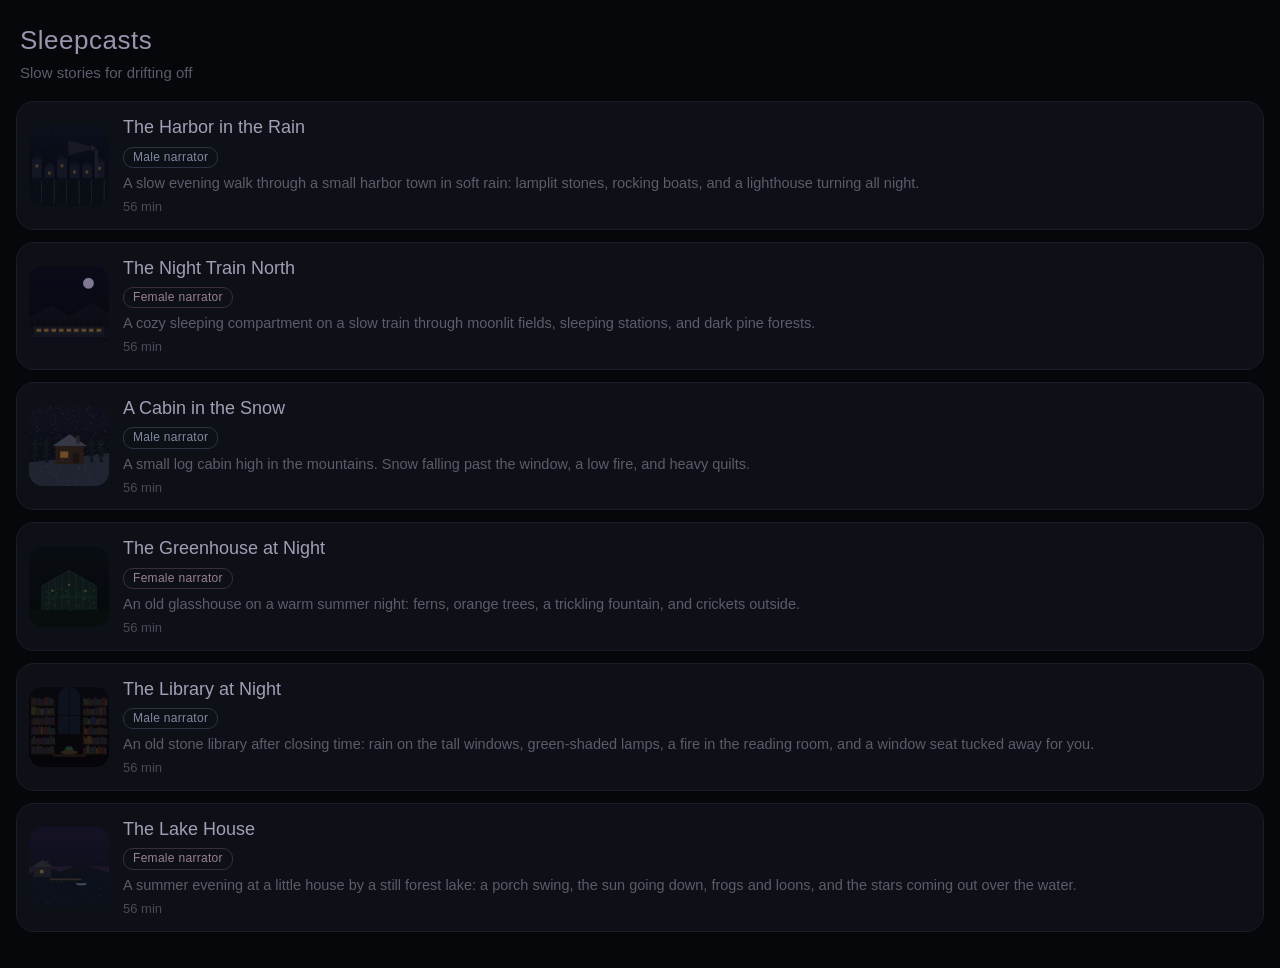
<file: index.html>
<!doctype html>
<html lang="en">
<head>
<meta charset="utf-8">
<meta name="viewport" content="width=device-width, initial-scale=1, viewport-fit=cover">
<meta name="robots" content="noindex, nofollow">
<meta name="theme-color" content="#06070b">
<meta name="color-scheme" content="dark">
<meta name="apple-mobile-web-app-capable" content="yes">
<meta name="mobile-web-app-capable" content="yes">
<meta name="apple-mobile-web-app-status-bar-style" content="black-translucent">
<meta name="apple-mobile-web-app-title" content="Sleepcasts">
<link rel="apple-touch-icon" sizes="180x180" href="[data-uri]">
<link rel="apple-touch-icon" href="img/night-180.png">
<link rel="icon" type="image/png" sizes="32x32" href="https://circa1525.github.io/sleepcasts/img/night-32.png">
<link rel="icon" type="image/png" sizes="192x192" href="https://circa1525.github.io/sleepcasts/img/night-192.png">
<link rel="stylesheet" href="app.css">
<title>Sleepcasts</title>
</head>
<body>
<header><h1>Sleepcasts</h1><p class="sub">Slow stories for drifting off</p></header>
<main id="list" aria-label="Sleepcasts"></main>

<section id="player" hidden aria-label="Now playing">
  <div id="mini" role="group" aria-label="Mini player">
    <div id="mini-prog"><div></div></div>
    <button id="mini-open" class="mini-info" aria-label="Expand player"><img id="mini-art" alt=""><span><span id="mini-title"></span><span id="mini-sub" class="dim"></span></span></button>
    <button id="mini-play" class="round mini-btn" aria-label="Play">▶</button>
    <button id="mini-expand" class="mini-chev" aria-label="Expand player">⌃</button>
  </div>
  <div id="full">
  <div class="grab"><button id="collapse" class="collapse" aria-label="Minimize player"><span class="handle"></span><span class="chev">⌄</span></button></div>
  <div class="now"><img id="np-art" alt=""><div><div id="np-title"></div><div class="dim small"><span id="np-narr"></span> · <span id="np-time"></span></div></div></div>
  <input id="seek" type="range" min="0" max="1000" value="0" aria-label="Position">
  <div class="controls">
    <button id="back" class="round" aria-label="Back 15 seconds"><span>↺</span><small>15</small></button>
    <button id="play" class="round big" aria-label="Play">▶</button>
    <button id="restart" class="round" aria-label="Start over"><span>⟲</span><small>start</small></button>
  </div>
  <div class="timer" role="group" aria-label="Sleep timer">
    <span class="dim">Sleep timer</span>
    <div class="chips">
      <button data-t="end" class="chip on">End of story</button>
      <button data-t="15" class="chip">15 m</button>
      <button data-t="30" class="chip">30 m</button>
      <button data-t="45" class="chip">45 m</button>
      <button data-t="60" class="chip">60 m</button>
    </div>
    <div id="timer-left" class="dim small"></div>
  </div>
  </div>
</section>
<audio id="audio" preload="metadata"></audio>
<script src="app.js"></script>
</body>
</html>
</file>
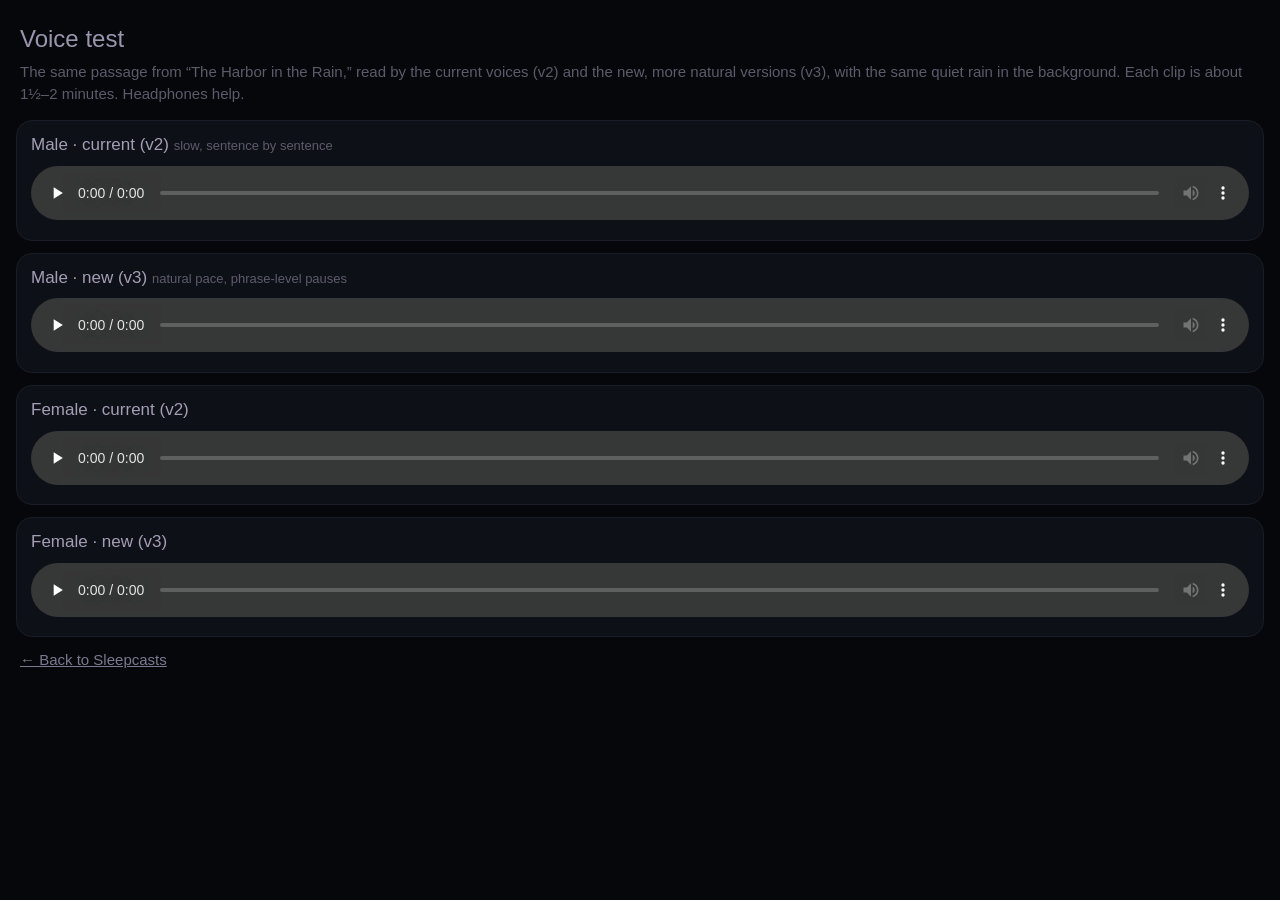
<file: voice-test.html>
<!doctype html>
<html lang="en"><head><meta charset="utf-8">
<meta name="viewport" content="width=device-width, initial-scale=1, viewport-fit=cover">
<meta name="robots" content="noindex, nofollow"><meta name="color-scheme" content="dark">
<title>Sleepcasts voice test</title>
<style>
body{margin:0;background:#06070b;color:#8d8a9e;font:17px/1.45 -apple-system,BlinkMacSystemFont,"Helvetica Neue",sans-serif;padding:calc(env(safe-area-inset-top) + 18px) 16px calc(env(safe-area-inset-bottom) + 30px)}
h1{font-weight:500;font-size:24px;color:#9a95ad;margin:4px 4px 2px}p{margin:4px 4px 16px;color:#5d5b6b;font-size:15px}
.clip{background:#0e1017;border:1px solid #1a1d27;border-radius:16px;padding:12px 14px;margin:0 0 12px}
.clip h2{margin:0 0 8px;font-size:17px;font-weight:500;color:#a39eb5}.clip h2 span{font-size:13px;color:#5d5b6b;font-weight:400}
audio{width:100%}a{color:#7d7891}
</style></head><body>
<h1>Voice test</h1>
<p>The same passage from “The Harbor in the Rain,” read by the current voices (v2) and the new, more natural versions (v3), with the same quiet rain in the background. Each clip is about 1½–2 minutes. Headphones help.</p>
<div class="clip"><h2>Male · current (v2) <span>slow, sentence by sentence</span></h2><audio controls preload="none" src="audio/voicetest/male-v2.m4a"></audio></div>
<div class="clip"><h2>Male · new (v3) <span>natural pace, phrase-level pauses</span></h2><audio controls preload="none" src="audio/voicetest/male-v3.m4a"></audio></div>
<div class="clip"><h2>Female · current (v2)</h2><audio controls preload="none" src="audio/voicetest/female-v2.m4a"></audio></div>
<div class="clip"><h2>Female · new (v3)</h2><audio controls preload="none" src="audio/voicetest/female-v3.m4a"></audio></div>
<p><a href="./">← Back to Sleepcasts</a></p>
</body></html>
</file>
<file: app.css>
:root{--bg:#06070b;--card:#0e1017;--line:#1a1d27;--text:#8d8a9e;--dim:#5d5b6b;--accent:#6a5f8c;--accent2:#3b3552}
*{box-sizing:border-box;-webkit-tap-highlight-color:transparent}
html,body{margin:0;background:var(--bg);color:var(--text);font:17px/1.45 -apple-system,BlinkMacSystemFont,"Helvetica Neue",sans-serif}
body{padding:calc(env(safe-area-inset-top) + 18px) 16px calc(env(safe-area-inset-bottom) + var(--pb, 24px))}
h1{font-weight:500;font-size:26px;margin:4px 4px 0;color:#9a95ad;letter-spacing:.5px}
.sub,.dim{color:var(--dim)} .sub{margin:2px 4px 18px;font-size:15px} .small{font-size:14px}
.card{display:flex;gap:14px;align-items:center;width:100%;text-align:left;background:var(--card);border:1px solid var(--line);border-radius:18px;padding:12px;margin:0 0 12px;color:inherit;font:inherit;min-height:104px;cursor:pointer}
.card.active{border-color:var(--accent2)}
.card img{width:80px;height:80px;border-radius:14px;flex:none;opacity:.85}
.card h2{margin:0 0 3px;font-size:18px;font-weight:500;color:#a39eb5}
.card p{margin:0;font-size:14.5px;color:var(--dim)}
.card .meta{font-size:13px;color:#4c4a59;margin-top:4px}
#player{position:fixed;left:0;right:0;bottom:0;background:#090a10f2;border-top:1px solid var(--line);backdrop-filter:blur(8px);-webkit-backdrop-filter:blur(8px);border-radius:16px 16px 0 0}
.now{display:flex;gap:12px;align-items:center}
.now img{width:48px;height:48px;border-radius:10px;opacity:.85}
#np-title{color:#a39eb5}
#seek{width:100%;margin:12px 0 6px;accent-color:var(--accent);height:30px}
.controls{display:flex;justify-content:center;align-items:center;gap:30px;margin:4px 0 10px}
button{font:inherit}
.round{width:64px;height:64px;border-radius:50%;background:var(--card);border:1px solid var(--line);color:var(--text);display:flex;flex-direction:column;align-items:center;justify-content:center;font-size:22px;line-height:1}
.round small{font-size:11px;color:var(--dim);margin-top:2px}
.round.big{width:84px;height:84px;font-size:30px;background:var(--accent2);color:#b3acc9;border-color:#4a4266}
.timer{text-align:center}
.chips{display:flex;flex-wrap:wrap;justify-content:center;gap:8px;margin:8px 0 4px}
.chip{min-height:44px;padding:0 14px;border-radius:22px;background:var(--card);border:1px solid var(--line);color:var(--dim);font-size:15px}
.chip.on{background:var(--accent2);color:#b3acc9;border-color:#4a4266}
#seek{-webkit-appearance:none;appearance:none;background:transparent}
#seek::-webkit-slider-runnable-track{height:6px;border-radius:3px;background:#1d1f2b}
#seek::-moz-range-track{height:6px;border-radius:3px;background:#1d1f2b}
#seek::-webkit-slider-thumb{-webkit-appearance:none;width:26px;height:26px;border-radius:50%;background:#4a4266;border:1px solid #5b5280;margin-top:-10px}
#seek::-moz-range-thumb{width:26px;height:26px;border-radius:50%;background:#4a4266;border:1px solid #5b5280}

.narr{display:inline-block;font-size:12px;letter-spacing:.3px;padding:1px 9px;border-radius:10px;margin:0 0 5px;border:1px solid var(--line);color:#7d7891}
.narr.female{color:#9a7f97;border-color:#3a2d3c}
.narr.male{color:#7f8aa0;border-color:#2b3242}

/* collapsible player */
#full{padding:4px 18px calc(env(safe-area-inset-bottom) + 14px);max-height:calc(100vh - env(safe-area-inset-top) - 12px);max-height:calc(100dvh - env(safe-area-inset-top) - 12px);overflow-y:auto;-webkit-overflow-scrolling:touch;overscroll-behavior:contain}
.grab{display:flex;justify-content:center}
.collapse{background:none;border:0;color:var(--dim);display:flex;flex-direction:column;align-items:center;min-width:120px;min-height:40px;padding:6px 0 2px;cursor:pointer}
.collapse .handle{width:40px;height:5px;border-radius:3px;background:#2a2c3a}
.collapse .chev{font-size:20px;line-height:1;margin-top:2px}
#mini{display:none;align-items:center;gap:10px;padding:10px 12px calc(env(safe-area-inset-bottom) + 10px) 14px;position:relative}
#player.collapsed #mini{display:flex} #player.collapsed #full{display:none}
#mini-prog{position:absolute;left:14px;right:14px;top:0;height:2px;background:#1d1f2b;border-radius:1px;overflow:hidden}
#mini-prog div{height:100%;width:0;background:var(--accent)}
.mini-info{flex:1;min-width:0;display:flex;align-items:center;gap:10px;background:none;border:0;color:inherit;text-align:left;padding:0;min-height:48px;cursor:pointer}
.mini-info img{width:40px;height:40px;border-radius:8px;opacity:.85;flex:none}
.mini-info>span{min-width:0;display:flex;flex-direction:column}
#mini-title{color:#a39eb5;font-size:15px;white-space:nowrap;overflow:hidden;text-overflow:ellipsis}
#mini-sub{font-size:12.5px;white-space:nowrap;overflow:hidden;text-overflow:ellipsis}
.round.mini-btn{width:48px;height:48px;font-size:18px;flex:none;background:var(--accent2);color:#b3acc9;border-color:#4a4266}
.mini-chev{width:44px;height:48px;background:none;border:0;color:var(--dim);font-size:22px;flex:none;cursor:pointer}
</file>
